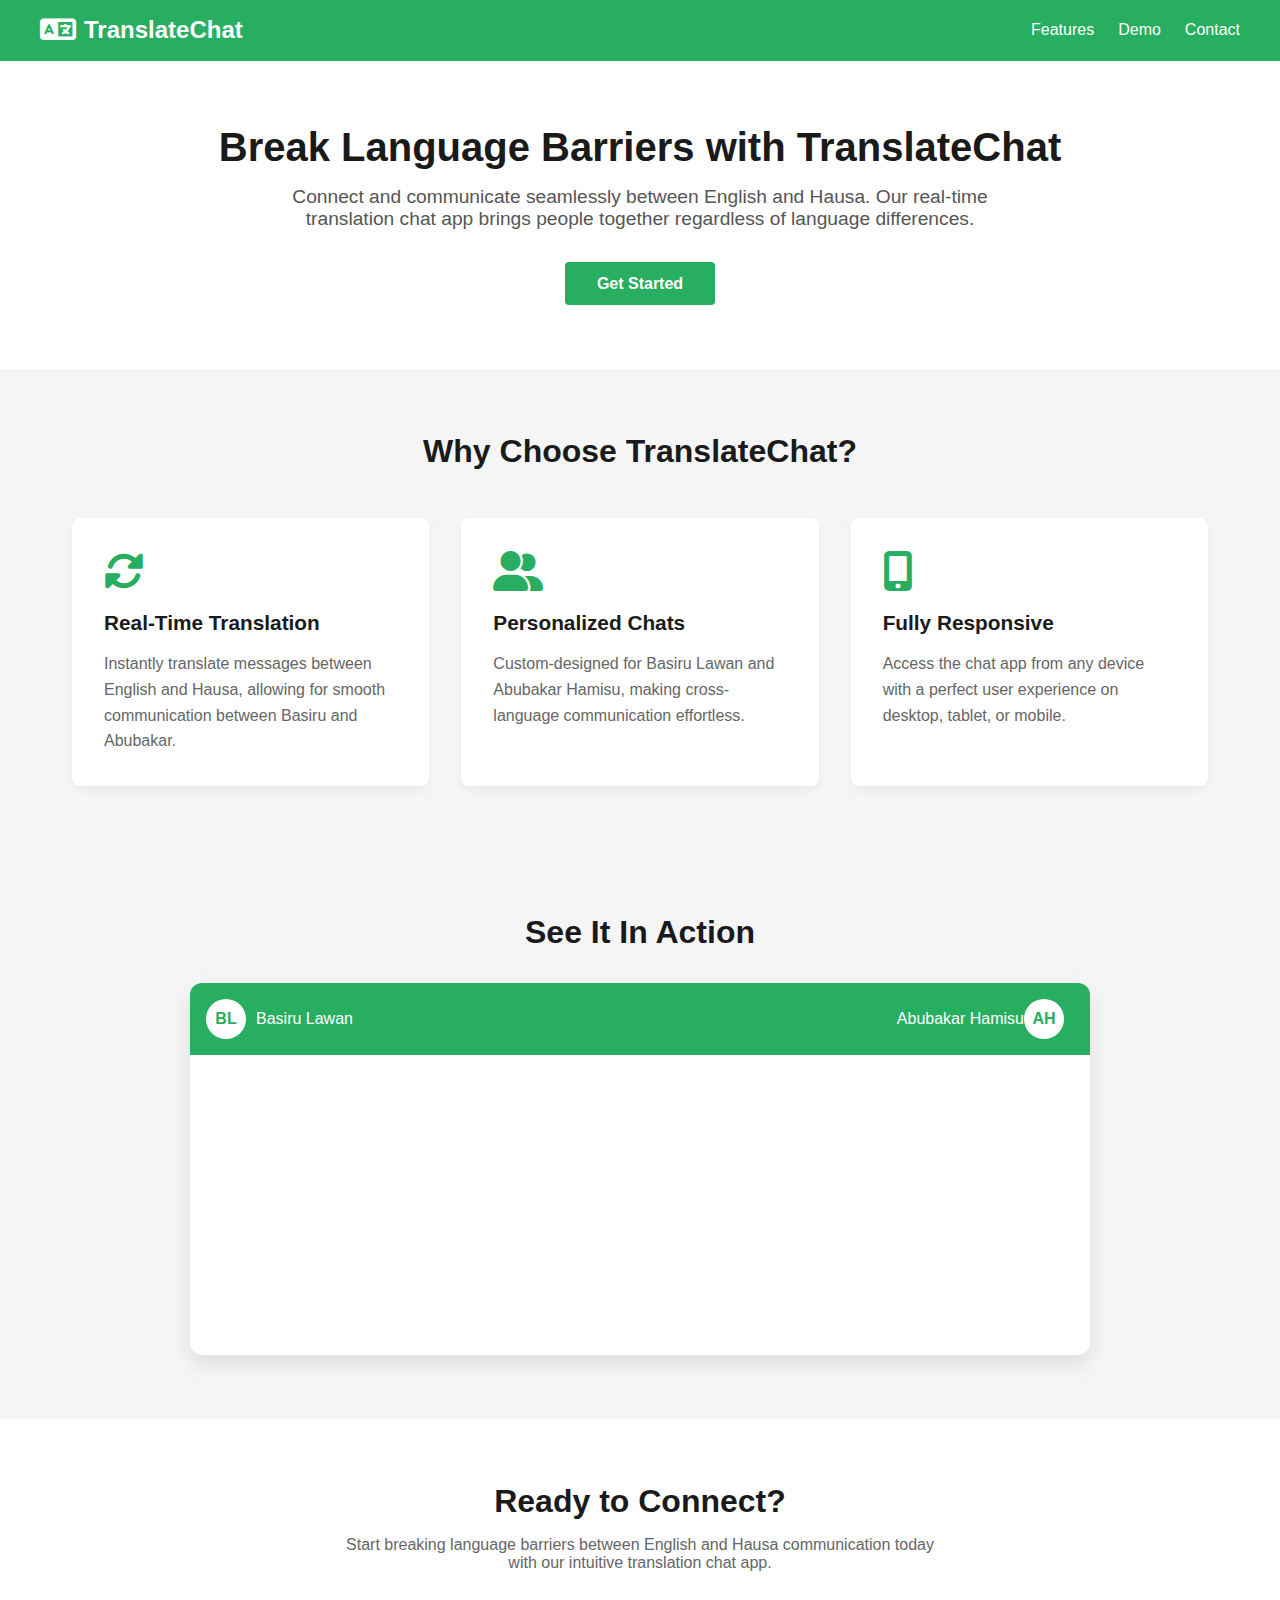
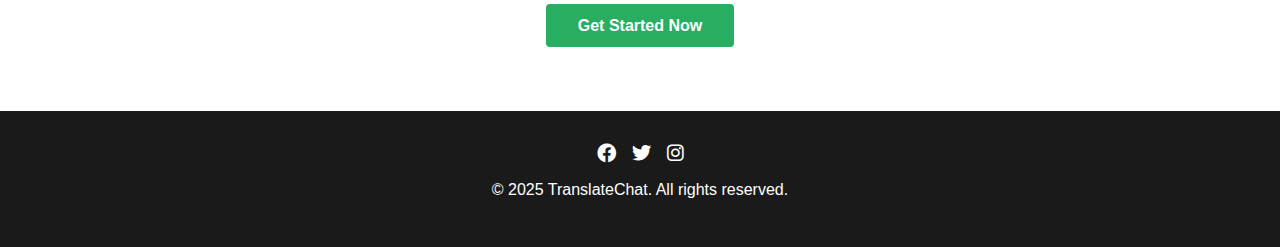
<file: index.html>
<!DOCTYPE html>
<html lang="en">
<head>
    <meta charset="UTF-8">
    <meta name="viewport" content="width=device-width, initial-scale=1.0">
    <title>TranslateChat - Connect Across Languages</title>
    <style>
        :root {
            --primary-green: #27ae60;
            --dark-green: #1e8449;
            --light-green: #2ecc71;
            --black: #1a1a1a;
            --white: #ffffff;
            --light-gray: #f5f5f5;
        }
        
        * {
            margin: 0;
            padding: 0;
            box-sizing: border-box;
            font-family: 'Segoe UI', Tahoma, Geneva, Verdana, sans-serif;
        }
        
        body {
            background-color: var(--light-gray);
            color: var(--black);
        }
        
        header {
            background-color: var(--primary-green);
            padding: 1rem;
            box-shadow: 0 2px 5px rgba(0,0,0,0.1);
        }
        
        nav {
            display: flex;
            justify-content: space-between;
            align-items: center;
            max-width: 1200px;
            margin: 0 auto;
        }
        
        .logo {
            color: var(--white);
            font-size: 1.5rem;
            font-weight: bold;
            display: flex;
            align-items: center;
        }
        
        .logo i {
            margin-right: 8px;
            font-size: 1.8rem;
        }
        
        .nav-links {
            display: flex;
        }
        
        .nav-links a {
            color: var(--white);
            text-decoration: none;
            margin-left: 1.5rem;
            font-weight: 500;
            transition: all 0.3s ease;
        }
        
        .nav-links a:hover {
            color: var(--black);
        }
        
        .hero {
            display: flex;
            flex-direction: column;
            align-items: center;
            justify-content: center;
            text-align: center;
            padding: 4rem 2rem;
            background-color: var(--white);
        }
        
        .hero h1 {
            font-size: 2.5rem;
            margin-bottom: 1rem;
            color: var(--black);
        }
        
        .hero p {
            font-size: 1.2rem;
            max-width: 700px;
            margin-bottom: 2rem;
            color: #555;
        }
        
        .btn {
            padding: 0.8rem 2rem;
            background-color: var(--primary-green);
            color: var(--white);
            border: none;
            border-radius: 4px;
            font-size: 1rem;
            font-weight: 600;
            cursor: pointer;
            transition: all 0.3s ease;
            text-decoration: none;
            display: inline-block;
        }
        
        .btn:hover {
            background-color: var(--dark-green);
            transform: translateY(-2px);
            box-shadow: 0 4px 8px rgba(0,0,0,0.1);
        }
        
        .features {
            padding: 4rem 2rem;
            max-width: 1200px;
            margin: 0 auto;
        }
        
        .features h2 {
            text-align: center;
            margin-bottom: 3rem;
            font-size: 2rem;
            color: var(--black);
        }
        
        .features-grid {
            display: grid;
            grid-template-columns: repeat(auto-fit, minmax(300px, 1fr));
            gap: 2rem;
        }
        
        .feature-card {
            background-color: var(--white);
            padding: 2rem;
            border-radius: 8px;
            box-shadow: 0 4px 10px rgba(0,0,0,0.05);
            transition: all 0.3s ease;
        }
        
        .feature-card:hover {
            transform: translateY(-5px);
            box-shadow: 0 8px 15px rgba(0,0,0,0.1);
        }
        
        .feature-icon {
            font-size: 2.5rem;
            color: var(--primary-green);
            margin-bottom: 1rem;
        }
        
        .feature-card h3 {
            margin-bottom: 1rem;
            font-size: 1.3rem;
        }
        
        .feature-card p {
            color: #666;
            line-height: 1.6;
        }
        
        .demo {
            background-color: var(--light-gray);
            padding: 4rem 2rem;
            text-align: center;
        }
        
        .demo h2 {
            margin-bottom: 2rem;
            font-size: 2rem;
        }
        
        .chat-demo {
            max-width: 900px;
            margin: 0 auto;
            background-color: var(--white);
            border-radius: 12px;
            box-shadow: 0 8px 20px rgba(0,0,0,0.1);
            overflow: hidden;
        }
        
        .chat-header {
            background-color: var(--primary-green);
            color: var(--white);
            padding: 1rem;
            display: flex;
            justify-content: space-between;
        }
        
        .user {
            display: flex;
            align-items: center;
        }
        
        .user-avatar {
            width: 40px;
            height: 40px;
            border-radius: 50%;
            background-color: var(--white);
            display: flex;
            align-items: center;
            justify-content: center;
            margin-right: 10px;
            font-weight: bold;
            color: var(--primary-green);
        }
        
        .chat-body {
            padding: 1.5rem;
            height: 300px;
            overflow-y: auto;
            display: flex;
            flex-direction: column;
        }
        
        .message {
            max-width: 70%;
            padding: 0.8rem 1rem;
            margin-bottom: 1rem;
            border-radius: 10px;
            position: relative;
        }
        
        .sender {
            align-self: flex-end;
            background-color: var(--primary-green);
            color: var(--white);
            border-bottom-right-radius: 0;
        }
        
        .receiver {
            align-self: flex-start;
            background-color: #eee;
            color: var(--black);
            border-bottom-left-radius: 0;
        }
        
        .translation {
            font-size: 0.85rem;
            font-style: italic;
            margin-top: 0.5rem;
            padding-top: 0.5rem;
            border-top: 1px solid rgba(255,255,255,0.2);
        }
        
        .receiver .translation {
            border-top: 1px solid rgba(0,0,0,0.1);
        }
        
        .cta {
            padding: 4rem 2rem;
            text-align: center;
            background-color: var(--white);
        }
        
        .cta h2 {
            margin-bottom: 1rem;
            font-size: 2rem;
        }
        
        .cta p {
            max-width: 600px;
            margin: 0 auto 2rem;
            color: #666;
        }
        
        footer {
            background-color: var(--black);
            color: var(--white);
            padding: 2rem;
            text-align: center;
        }
        
        footer p {
            margin-bottom: 1rem;
        }
        
        .social-links {
            display: flex;
            justify-content: center;
            gap: 1rem;
            margin-bottom: 1rem;
        }
        
        .social-links a {
            color: var(--white);
            font-size: 1.2rem;
        }
        
        @media (max-width: 768px) {
            .hero h1 {
                font-size: 2rem;
            }
            
            .hero p {
                font-size: 1rem;
            }
            
            .features-grid {
                grid-template-columns: 1fr;
            }
            
            .chat-demo {
                margin: 0 1rem;
            }
            
            .message {
                max-width: 85%;
            }
        }
        
        @media (max-width: 480px) {
            .nav-links a {
                margin-left: 1rem;
                font-size: 0.9rem;
            }
            
            .logo {
                font-size: 1.2rem;
            }
            
            .hero {
                padding: 3rem 1rem;
            }
            
            .hero h1 {
                font-size: 1.8rem;
            }
        }
    </style>
    <link rel="stylesheet" href="https://cdnjs.cloudflare.com/ajax/libs/font-awesome/6.0.0/css/all.min.css">
</head>
<body>
    <header>
        <nav>
            <div class="logo">
                <i class="fas fa-language"></i>
                TranslateChat
            </div>
            <div class="nav-links">
                <a href="#features">Features</a>
                <a href="#demo">Demo</a>
                <a href="#contact">Contact</a>
            </div>
        </nav>
    </header>
    
    <section class="hero">
        <h1>Break Language Barriers with TranslateChat</h1>
        <p>Connect and communicate seamlessly between English and Hausa. Our real-time translation chat app brings people together regardless of language differences.</p>
      
        <a href="login.html" class="btn" id="get-started">Get Started</a>
    </section>
    
    <section class="features" id="features">
        <h2>Why Choose TranslateChat?</h2>
        <div class="features-grid">
            <div class="feature-card">
                <div class="feature-icon">
                    <i class="fas fa-sync-alt"></i>
                </div>
                <h3>Real-Time Translation</h3>
                <p>Instantly translate messages between English and Hausa, allowing for smooth communication between Basiru and Abubakar.</p>
            </div>
            <div class="feature-card">
                <div class="feature-icon">
                    <i class="fas fa-user-friends"></i>
                </div>
                <h3>Personalized Chats</h3>
                <p>Custom-designed for Basiru Lawan and Abubakar Hamisu, making cross-language communication effortless.</p>
            </div>
            <div class="feature-card">
                <div class="feature-icon">
                    <i class="fas fa-mobile-alt"></i>
                </div>
                <h3>Fully Responsive</h3>
                <p>Access the chat app from any device with a perfect user experience on desktop, tablet, or mobile.</p>
            </div>
        </div>
    </section>
    
    <section class="demo" id="demo">
        <h2>See It In Action</h2>
        <div class="chat-demo">
            <div class="chat-header">
                <div class="user">
                    <div class="user-avatar">BL</div>
                    <div>Basiru Lawan</div>
                </div>
                <div class="user">
                    <div>Abubakar Hamisu</div>
                    <div class="user-avatar">AH</div>
                </div>
            </div>
            <div class="chat-body" id="chat-body">
                <div class="message sender">
                    <p>Hello, how are you doing today?</p>
                    <p class="translation">Sannu, yaya kake yau?</p>
                </div>
                <div class="message receiver">
                    <p>Ina lafiya sosai, kana yini?</p>
                    <p class="translation">I'm very well, how's your day?</p>
                </div>
                <div class="message sender">
                    <p>I'm doing great! Just working on a new project.</p>
                    <p class="translation">Ina jin dadi! Ina aiki ne akan sabon aiki.</p>
                </div>
                <div class="message receiver">
                    <p>Wannan kyakkyawa ne! Me yake game da aikin?</p>
                    <p class="translation">That's great! What's the project about?</p>
                </div>
            </div>
        </div>
    </section>
    
    <section class="cta" id="contact">
        <h2>Ready to Connect?</h2>
        <p>Start breaking language barriers between English and Hausa communication today with our intuitive translation chat app.</p>
        <a href="#" class="btn" id="get-started-bottom">Get Started Now</a>
    </section>
    
    <footer>
        <div class="social-links">
            <a href="#"><i class="fab fa-facebook"></i></a>
            <a href="#"><i class="fab fa-twitter"></i></a>
            <a href="#"><i class="fab fa-instagram"></i></a>
        </div>
        <p>&copy; 2025 TranslateChat. All rights reserved.</p>
    </footer>
    
    <script>
        // Animation for chat messages
        document.addEventListener('DOMContentLoaded', function() {
            const messages = document.querySelectorAll('.message');
            
            // Hide all messages initially
            messages.forEach(message => {
                message.style.opacity = '0';
                message.style.transform = 'translateY(20px)';
                message.style.transition = 'all 0.5s ease';
            });
            
            // Show messages with a delay
            let delay = 1000;
            messages.forEach(message => {
                setTimeout(() => {
                    message.style.opacity = '1';
                    message.style.transform = 'translateY(0)';
                }, delay);
                delay += 1000;
            });
            
            // Get Started button effect
           // const getStartedButtons = document.querySelectorAll('#get-started, #get-started-bottom');
            
            getStartedButtons.forEach(button => {
                button.addEventListener('click', function(e) {
                    e.preventDefault();
                    
                    // Button press animation
                    this.style.transform = 'scale(0.95)';
                    setTimeout(() => {
                        this.style.transform = 'scale(1)';
                        alert('Welcome bukar.');
                    }, 150);
                });
            });
        });
    </script>
</body>
</html>
</file>
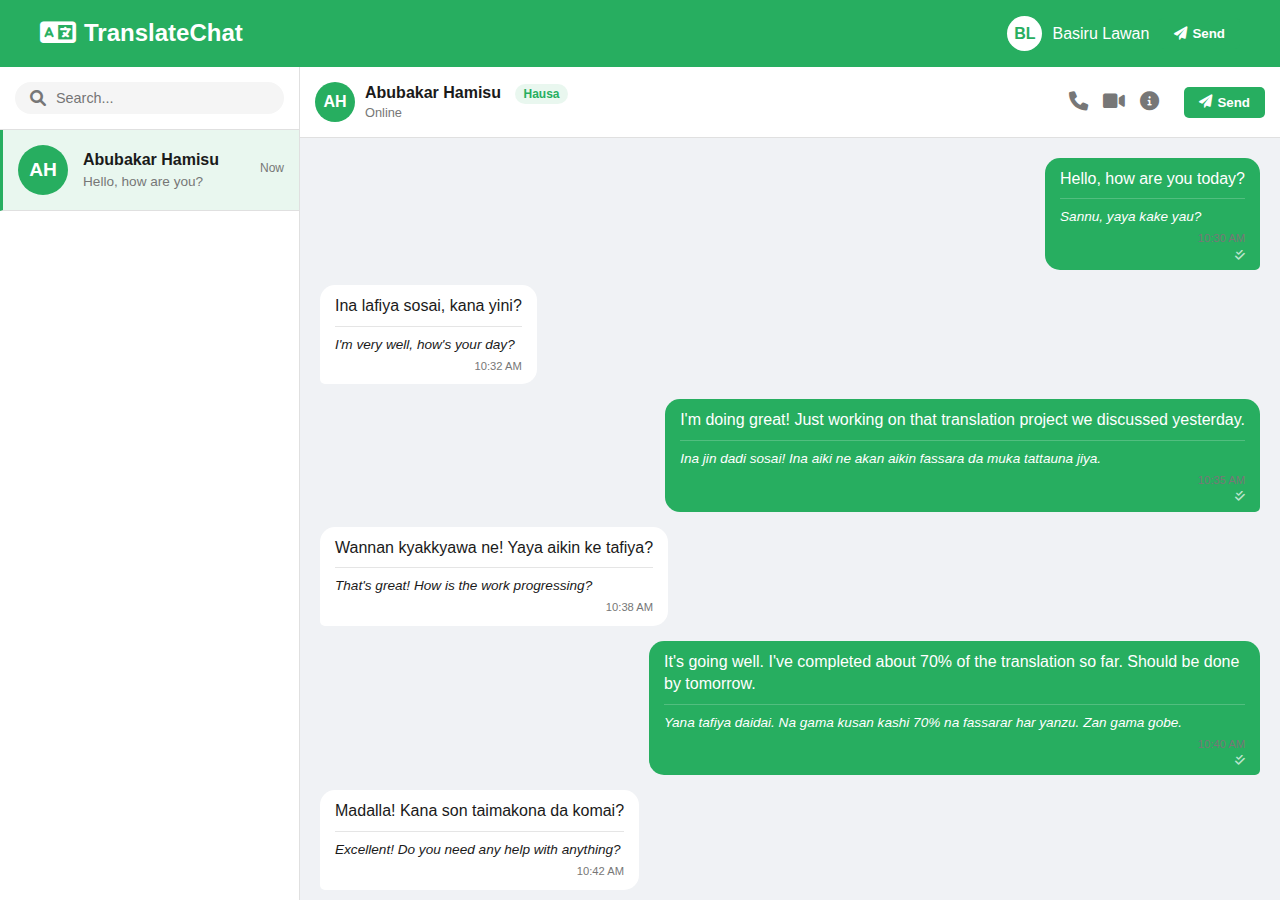
<file: chart.html>
<!DOCTYPE html>
<html lang="en">
<head>
    <meta charset="UTF-8">
    <meta name="viewport" content="width=device-width, initial-scale=1.0">
    <title>TranslateChat - Chat Interface</title>
    <link rel="stylesheet" href="https://cdnjs.cloudflare.com/ajax/libs/font-awesome/6.0.0/css/all.min.css">
    <style>
        :root {
            --primary-green: #27ae60;
            --dark-green: #1e8449;
            --light-green: #2ecc71;
            --black: #1a1a1a;
            --white: #ffffff;
            --light-gray: #f5f5f5;
            --mid-gray: #e0e0e0;
            --dark-gray: #777;
        }
        
        * {
            margin: 0;
            padding: 0;
            box-sizing: border-box;
            font-family: 'Segoe UI', Tahoma, Geneva, Verdana, sans-serif;
        }
        
        body {
            background-color: var(--light-gray);
            color: var(--black);
            height: 100vh;
            display: flex;
            flex-direction: column;
        }
        
        header {
            background-color: var(--primary-green);
            padding: 1rem;
            box-shadow: 0 2px 5px rgba(0,0,0,0.1);
        }
        
        nav {
            display: flex;
            justify-content: space-between;
            align-items: center;
            max-width: 1200px;
            margin: 0 auto;
        }
        
        .logo {
            color: var(--white);
            font-size: 1.5rem;
            font-weight: bold;
            display: flex;
            align-items: center;
            text-decoration: none;
        }
        
        .logo i {
            margin-right: 8px;
            font-size: 1.8rem;
        }
        
        .user-menu {
            display: flex;
            align-items: center;
            color: var(--white);
        }
        
        .user-menu .avatar {
            width: 35px;
            height: 35px;
            border-radius: 50%;
            background-color: var(--white);
            display: flex;
            align-items: center;
            justify-content: center;
            color: var(--primary-green);
            font-weight: bold;
            margin-right: 10px;
        }
        
        .main-container {
            flex: 1;
            display: flex;
            overflow: hidden;
        }
        
        .sidebar {
            width: 300px;
            background-color: var(--white);
            border-right: 1px solid var(--mid-gray);
            display: flex;
            flex-direction: column;
            transition: all 0.3s ease;
        }
        
        .search-container {
            padding: 15px;
            border-bottom: 1px solid var(--mid-gray);
        }
        
        .search-box {
            display: flex;
            align-items: center;
            background-color: var(--light-gray);
            border-radius: 20px;
            padding: 8px 15px;
        }
        
        .search-box i {
            color: var(--dark-gray);
            margin-right: 10px;
        }
        
        .search-input {
            background: none;
            border: none;
            outline: none;
            flex: 1;
            font-size: 0.9rem;
        }
        
        .chat-list {
            flex: 1;
            overflow-y: auto;
        }
        
        .chat-item {
            display: flex;
            align-items: center;
            padding: 15px;
            border-bottom: 1px solid var(--mid-gray);
            cursor: pointer;
            transition: all 0.2s ease;
        }
        
        .chat-item:hover {
            background-color: var(--light-gray);
        }
        
        .chat-item.active {
            background-color: rgba(39, 174, 96, 0.1);
            border-left: 3px solid var(--primary-green);
        }
        
        .chat-avatar {
            width: 50px;
            height: 50px;
            border-radius: 50%;
            background-color: var(--primary-green);
            color: var(--white);
            display: flex;
            align-items: center;
            justify-content: center;
            font-weight: bold;
            font-size: 1.2rem;
            margin-right: 15px;
        }
        
        .chat-info {
            flex: 1;
        }
        
        .chat-name {
            font-weight: 600;
            margin-bottom: 5px;
        }
        
        .chat-preview {
            color: var(--dark-gray);
            font-size: 0.85rem;
            overflow: hidden;
            text-overflow: ellipsis;
            white-space: nowrap;
        }
        
        .chat-meta {
            display: flex;
            flex-direction: column;
            align-items: flex-end;
        }
        
        .chat-time {
            font-size: 0.75rem;
            color: var(--dark-gray);
            margin-bottom: 5px;
        }
        
        .unread-badge {
            background-color: var(--primary-green);
            color: var(--white);
            border-radius: 50%;
            width: 20px;
            height: 20px;
            display: flex;
            align-items: center;
            justify-content: center;
            font-size: 0.75rem;
            font-weight: bold;
        }
        
        .chat-container {
            flex: 1;
            display: flex;
            flex-direction: column;
            position: relative;
        }
        
        .no-chat-selected {
            flex: 1;
            display: flex;
            flex-direction: column;
            align-items: center;
            justify-content: center;
            color: var(--dark-gray);
            text-align: center;
            padding: 0 20px;
        }
        
        .no-chat-selected i {
            font-size: 4rem;
            margin-bottom: 20px;
            color: var(--mid-gray);
        }
        
        .no-chat-selected h2 {
            font-size: 1.5rem;
            margin-bottom: 10px;
        }
        
        .no-chat-selected p {
            max-width: 400px;
            line-height: 1.6;
        }
        
        .chat-header {
            background-color: var(--white);
            padding: 15px;
            border-bottom: 1px solid var(--mid-gray);
            display: flex;
            align-items: center;
            justify-content: space-between;
        }
        
        .chat-header-info {
            display: flex;
            align-items: center;
        }
        
        .back-button {
            display: none;
            margin-right: 15px;
            background: none;
            border: none;
            color: var(--dark-gray);
            font-size: 1.2rem;
            cursor: pointer;
        }
        
        .chat-person {
            display: flex;
            align-items: center;
        }
        
        .person-avatar {
            width: 40px;
            height: 40px;
            border-radius: 50%;
            background-color: var(--primary-green);
            color: var(--white);
            display: flex;
            align-items: center;
            justify-content: center;
            font-weight: bold;
            margin-right: 10px;
        }
        
        .person-info h3 {
            font-size: 1rem;
            margin-bottom: 3px;
        }
        
        .person-info p {
            font-size: 0.8rem;
            color: var(--dark-gray);
        }
        
        .chat-options {
            display: flex;
            gap: 15px;
        }
        
        .chat-option {
            background: none;
            border: none;
            color: var(--dark-gray);
            font-size: 1.2rem;
            cursor: pointer;
            transition: all 0.2s ease;
        }
        
        .chat-option:hover {
            color: var(--primary-green);
        }
        
        .messages-container {
            flex: 1;
            padding: 20px;
            overflow-y: auto;
            display: flex;
            flex-direction: column;
            background-color: #f0f2f5;
        }
        
        .message {
            max-width: 65%;
            padding: 10px 15px;
            margin-bottom: 15px;
            border-radius: 15px;
            position: relative;
            line-height: 1.4;
        }
        
        .message-time {
            font-size: 0.7rem;
            color: var(--dark-gray);
            text-align: right;
            margin-top: 5px;
        }
        
        .translation {
            font-size: 0.85rem;
            font-style: italic;
            margin-top: 8px;
            padding-top: 8px;
            border-top: 1px solid rgba(0,0,0,0.1);
        }
        
        .sent {
            align-self: flex-end;
            background-color: var(--primary-green);
            color: var(--white);
            border-bottom-right-radius: 5px;
        }
        
        .sent .translation {
            border-top: 1px solid rgba(255,255,255,0.2);
        }
        
        .received {
            align-self: flex-start;
            background-color: var(--white);
            color: var(--black);
            border-bottom-left-radius: 5px;
        }
        
        .message-status {
            display: flex;
            justify-content: flex-end;
            font-size: 0.7rem;
            color: rgba(255,255,255,0.7);
            margin-top: 2px;
        }
        
        .message-input-container {
            background-color: var(--white);
            padding: 15px;
            display: flex;
            align-items: center;
            border-top: 1px solid var(--mid-gray);
        }
        
        .input-actions {
            display: flex;
            gap: 15px;
            margin-right: 15px;
        }
        
        .input-action {
            background: none;
            border: none;
            color: var(--dark-gray);
            font-size: 1.2rem;
            cursor: pointer;
            transition: all 0.2s ease;
        }
        
        .input-action:hover {
            color: var(--primary-green);
        }
        
        .message-input {
            flex: 1;
            padding: 10px 15px;
            border: 1px solid var(--mid-gray);
            border-radius: 20px;
            outline: none;
            font-size: 0.95rem;
            transition: all 0.3s ease;
        }
        
        .message-input:focus {
            border-color: var(--primary-green);
        }
        
        .send-button {
            margin-left: 15px;
            background-color: var(--primary-green);
            color: var(--white);
            border: none;
            border-radius: 50%;
            width: 40px;
            height: 40px;
            display: flex;
            align-items: center;
            justify-content: center;
            font-size: 1.2rem;
            cursor: pointer;
            transition: all 0.2s ease;
        }
        
        .send-button:hover {
            background-color: var(--dark-green);
        }
        
        .hidden {
            display: none;
        }
        
        .language-indicator {
            background-color: rgba(39, 174, 96, 0.1);
            color: var(--primary-green);
            font-size: 0.75rem;
            padding: 3px 8px;
            border-radius: 10px;
            margin-left: 10px;
        }
        
        /* User switcher styles */
        .user-switcher {
            display: flex;
            align-items: center;
            margin-left: 20px;
            cursor: pointer;
        }
        
        .user-switcher-label {
            margin-right: 10px;
            color: var(--white);
            font-size: 0.85rem;
        }
        
        /* Send button for both users */
        .user-send-btn {
            background-color: var(--primary-green);
            color: var(--white);
            border: none;
            border-radius: 5px;
            padding: 8px 15px;
            margin-left: 10px;
            cursor: pointer;
            font-weight: bold;
            display: flex;
            align-items: center;
            transition: all 0.2s ease;
        }
        
        .user-send-btn:hover {
            background-color: var(--dark-green);
        }
        
        .user-send-btn i {
            margin-right: 5px;
        }
        
        @media (max-width: 768px) {
            .sidebar {
                position: absolute;
                left: 0;
                top: 0;
                bottom: 0;
                z-index: 10;
                box-shadow: 2px 0 5px rgba(0,0,0,0.1);
                transform: translateX(-100%);
            }
            
            .sidebar.active {
                transform: translateX(0);
            }
            
            .back-button {
                display: block;
            }
        }
    </style>
</head>
<body>
    <header>
        <nav>
            <a href="index.html" class="logo">
                <i class="fas fa-language"></i>
                TranslateChat
            </a>
            <div class="user-menu">
                <div class="avatar">BL</div>
                <span>Basiru Lawan</span>
                <button id="basiru-send-btn" class="user-send-btn">
                    <i class="fas fa-paper-plane"></i> Send
                </button>
            </div>
        </nav>
    </header>
    
    <div class="main-container">
        <div class="sidebar" id="sidebar">
            <div class="search-container">
                <div class="search-box">
                    <i class="fas fa-search"></i>
                    <input type="text" class="search-input" placeholder="Search...">
                </div>
            </div>
            
            <div class="chat-list">
                <div class="chat-item active" data-user="abubakar" data-language="English">
                    <div class="chat-avatar">AH</div>
                    <div class="chat-info">
                        <div class="chat-name">Abubakar Hamisu</div>
                        <div class="chat-preview">Hello, how are you?</div>
                    </div>
                    <div class="chat-meta">
                        <div class="chat-time">Now</div>
                    </div>
                </div>
            </div>
        </div>
            
        <div class="chat-container">
            <div class="no-chat-selected hidden" id="no-chat-selected">
                <i class="far fa-comments"></i>
                <h2>Select a conversation</h2>
                <p>Choose from your existing conversations or start a new one to begin translating messages.</p>
            </div>
            
            <div id="chat-interface">
                <div class="chat-header">
                    <div class="chat-header-info">
                        <button class="back-button" id="back-button">
                            <i class="fas fa-arrow-left"></i>
                        </button>
                        <div class="chat-person">
                            <div class="person-avatar">AH</div>
                            <div class="person-info">
                                <h3>Abubakar Hamisu <span class="language-indicator">Hausa</span></h3>
                                <p>Online</p>
                            </div>
                        </div>
                    </div>
                    <div class="chat-options">
                        <button class="chat-option">
                            <i class="fas fa-phone"></i>
                        </button>
                        <button class="chat-option">
                            <i class="fas fa-video"></i>
                        </button>
                        <button class="chat-option">
                            <i class="fas fa-info-circle"></i>
                        </button>
                        <button id="abubakar-send-btn" class="user-send-btn">
                            <i class="fas fa-paper-plane"></i> Send
                        </button>
                    </div>
                </div>
                
                <div class="messages-container" id="messages-container">
                    <!-- Messages will be dynamically loaded here -->
                    <div class="message sent">
                        <div class="message-content">
                            <p>Hello, how are you today?</p>
                            <p class="translation">Sannu, yaya kake yau?</p>
                        </div>
                        <div class="message-time">10:30 AM</div>
                        <div class="message-status">
                            <i class="fas fa-check-double"></i>
                        </div>
                    </div>
                    
                    <div class="message received">
                        <div class="message-content">
                            <p>Ina lafiya sosai, kana yini?</p>
                            <p class="translation">I'm very well, how's your day?</p>
                        </div>
                        <div class="message-time">10:32 AM</div>
                    </div>
                    
                    <div class="message sent">
                        <div class="message-content">
                            <p>I'm doing great! Just working on that translation project we discussed yesterday.</p>
                            <p class="translation">Ina jin dadi sosai! Ina aiki ne akan aikin fassara da muka tattauna jiya.</p>
                        </div>
                        <div class="message-time">10:35 AM</div>
                        <div class="message-status">
                            <i class="fas fa-check-double"></i>
                        </div>
                    </div>
                    
                    <div class="message received">
                        <div class="message-content">
                            <p>Wannan kyakkyawa ne! Yaya aikin ke tafiya?</p>
                            <p class="translation">That's great! How is the work progressing?</p>
                        </div>
                        <div class="message-time">10:38 AM</div>
                    </div>
                    
                    <div class="message sent">
                        <div class="message-content">
                            <p>It's going well. I've completed about 70% of the translation so far. Should be done by tomorrow.</p>
                            <p class="translation">Yana tafiya daidai. Na gama kusan kashi 70% na fassarar har yanzu. Zan gama gobe.</p>
                        </div>
                        <div class="message-time">10:40 AM</div>
                        <div class="message-status">
                            <i class="fas fa-check-double"></i>
                        </div>
                    </div>
                    
                    <div class="message received">
                        <div class="message-content">
                            <p>Madalla! Kana son taimakona da komai?</p>
                            <p class="translation">Excellent! Do you need any help with anything?</p>
                        </div>
                        <div class="message-time">10:42 AM</div>
                    </div>
                </div>
                
                <div class="message-input-container">
                    <div class="input-actions">
                        <button class="input-action">
                            <i class="far fa-smile"></i>
                        </button>
                        <button class="input-action">
                            <i class="fas fa-paperclip"></i>
                        </button>
                    </div>
                    <input type="text" class="message-input" id="message-input" placeholder="Type a message...">
                    <button class="send-button" id="send-button">
                        <i class="fas fa-paper-plane"></i>
                    </button>
                </div>
            </div>
        </div>
    </div>
    <script>
        const messageInput = document.getElementById("message-input");
        const sendButton = document.getElementById("send-button");
        const messagesContainer = document.getElementById("messages-container");
        const basiruSendBtn = document.getElementById("basiru-send-btn");
        const abubakarSendBtn = document.getElementById("abubakar-send-btn");
    
        // Load saved messages
        window.addEventListener("load", () => {
            const savedMessages = JSON.parse(localStorage.getItem("chatMessages")) || [];
            savedMessages.forEach(msg => renderMessage(msg.text, msg.sender, msg.translation, msg.time));
        });
    
        let isUser1Turn = true; // Simulates Basiru ↔ Abubakar turn-taking
    
        // Function to send message
        function sendMessage() {
            const text = messageInput.value.trim();
            if (!text) return;
    
            const time = new Date().toLocaleTimeString([], {hour: '2-digit', minute:'2-digit'});
            const sender = isUser1Turn ? 'sent' : 'received';
            const translation = isUser1Turn ? translateToHausa(text) : translateToEnglish(text);
    
            const newMsg = { text, sender, translation, time };
            renderMessage(text, sender, translation, time);
    
            // Save to localStorage
            const saved = JSON.parse(localStorage.getItem("chatMessages")) || [];
            saved.push(newMsg);
            localStorage.setItem("chatMessages", JSON.stringify(saved));
    
            messageInput.value = "";
            isUser1Turn = !isUser1Turn; // Toggle sender
        }
    
        // Add event listeners for all send buttons
        sendButton.addEventListener("click", sendMessage);
        basiruSendBtn.addEventListener("click", () => {
            if (!isUser1Turn) isUser1Turn = true; // Force Basiru's turn
            sendMessage();
        });
        abubakarSendBtn.addEventListener("click", () => {
            if (isUser1Turn) isUser1Turn = false; // Force Abubakar's turn
            sendMessage();
        });
        
        // Allow Enter key to send message
        messageInput.addEventListener("keypress", (e) => {
            if (e.key === "Enter") {
                sendMessage();
            }
        });
    
        function renderMessage(text, sender, translation, time) {
            const div = document.createElement("div");
            div.className = `message ${sender}`;
            div.innerHTML = `
                <div class="message-content">
                    <p>${text}</p>
                    <p class="translation">${translation}</p>
                </div>
                <div class="message-time">${time}</div>
                ${sender === "sent" ? '<div class="message-status"><i class="fas fa-check-double"></i></div>' : ''}
            `;
            messagesContainer.appendChild(div);
            messagesContainer.scrollTop = messagesContainer.scrollHeight;
        }
    
        function translateToHausa(text) {
            // Placeholder translation
            return `Fassarar Hausa: ${text}`;
        }
    
        function transelateToEnglish(text) {
            // Placeholder translation
            return `English translation: ${text}`;
        }
        
        // Mobile back button functionality
        document.getElementById("back-button").addEventListener("click", () => {
            document.getElementById("sidebar").classList.toggle("active");
        });
    </script>
    
</body>
</html>
</file>
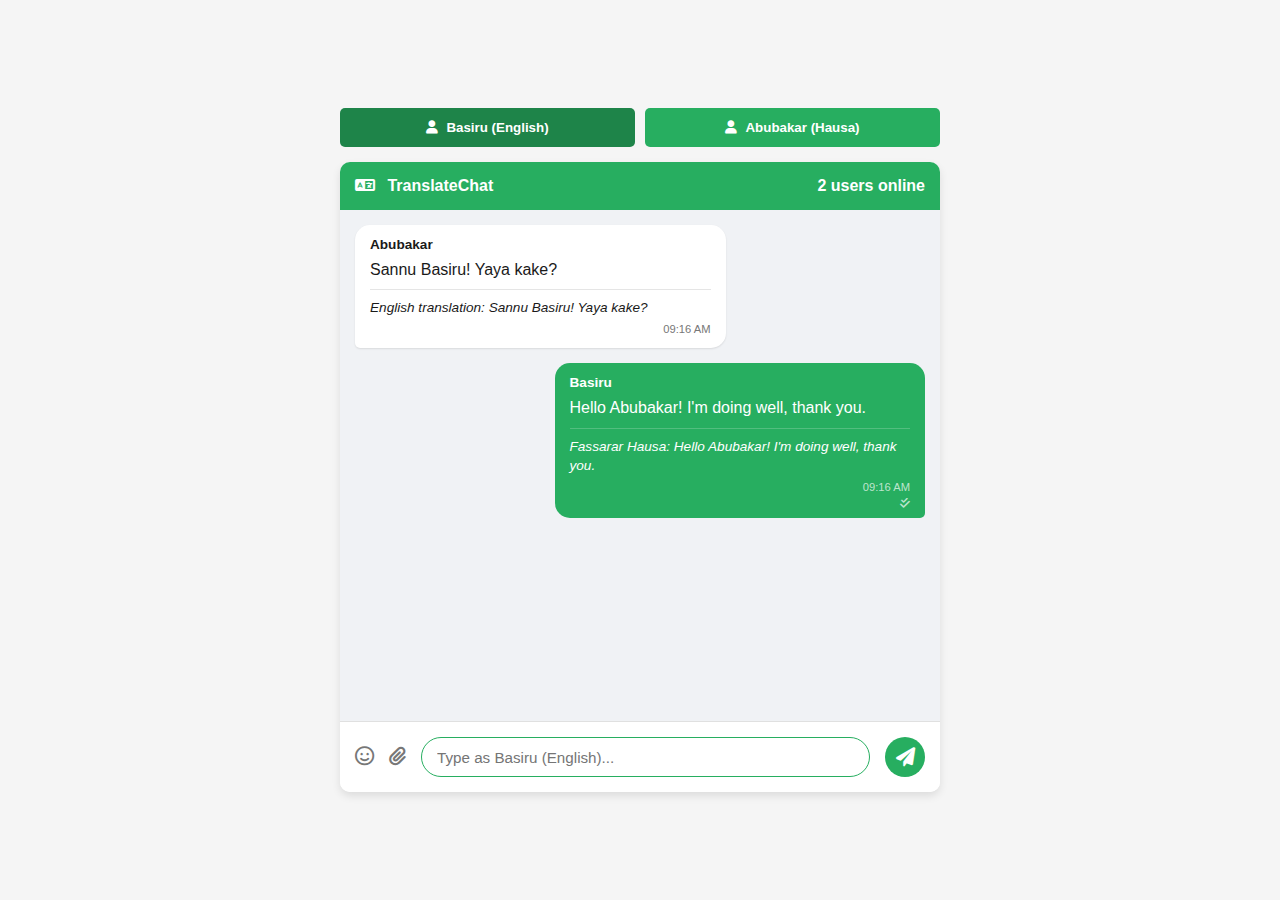
<file: chat.html>
<!DOCTYPE html>
<html lang="en">
<head>
    <meta charset="UTF-8">
    <meta name="viewport" content="width=device-width, initial-scale=1.0">
    <title>TranslateChat App</title>
    <link rel="stylesheet" href="https://cdnjs.cloudflare.com/ajax/libs/font-awesome/6.0.0/css/all.min.css">
    <style>
        :root {
            --primary-green: #27ae60;
            --dark-green: #1e8449;
            --light-green: #2ecc71;
            --black: #1a1a1a;
            --white: #ffffff;
            --light-gray: #f5f5f5;
            --mid-gray: #e0e0e0;
            --dark-gray: #777;
        }
        
        * {
            margin: 0;
            padding: 0;
            box-sizing: border-box;
            font-family: 'Segoe UI', Tahoma, Geneva, Verdana, sans-serif;
        }
        
        body {
            background-color: var(--light-gray);
            color: var(--black);
            display: flex;
            justify-content: center;
            align-items: center;
            min-height: 100vh;
            padding: 15px;
        }
        
        .main-container {
            display: flex;
            flex-direction: column;
            gap: 15px;
            width: 100%;
            max-width: 600px;
        }
        
        .user-panel {
            display: flex;
            gap: 10px;
            width: 100%;
        }
        
        .user-toggle {
            flex: 1;
            border: none;
            background-color: var(--primary-green);
            color: var(--white);
            padding: 12px;
            border-radius: 5px;
            cursor: pointer;
            font-weight: bold;
            transition: background-color 0.2s;
            display: flex;
            align-items: center;
            justify-content: center;
        }
        
        .user-toggle i {
            margin-right: 8px;
        }
        
        .user-toggle:hover {
            background-color: var(--dark-green);
        }
        
        .user-toggle.active {
            background-color: var(--dark-green);
        }
        
        .chat-container {
            width: 100%;
            height: 70vh;
            background-color: var(--white);
            border-radius: 10px;
            box-shadow: 0 4px 8px rgba(0, 0, 0, 0.1);
            display: flex;
            flex-direction: column;
            overflow: hidden;
        }
        
        .chat-header {
            background-color: var(--primary-green);
            color: var(--white);
            padding: 15px;
            text-align: center;
            font-weight: bold;
            display: flex;
            justify-content: space-between;
            align-items: center;
        }
        
        .chat-header i {
            margin-right: 8px;
        }
        
        .messages-area {
            flex-grow: 1;
            padding: 15px;
            overflow-y: auto;
            background-color: #f0f2f5;
        }
        
        .message {
            margin-bottom: 15px;
            padding: 10px 15px;
            border-radius: 15px;
            max-width: 65%;
            word-wrap: break-word;
            position: relative;
            line-height: 1.4;
        }
        
        .message-user1 {
            background-color: var(--primary-green);
            color: var(--white);
            margin-left: auto;
            border-bottom-right-radius: 5px;
            align-self: flex-end;
        }
        
        .message-user2 {
            background-color: var(--white);
            color: var(--black);
            margin-right: auto;
            border-bottom-left-radius: 5px;
            align-self: flex-start;
            box-shadow: 0 1px 2px rgba(0,0,0,0.1);
        }
        
        .message-username {
            font-size: 0.85rem;
            font-weight: 600;
            margin-bottom: 5px;
        }
        
        .translation {
            font-size: 0.85rem;
            font-style: italic;
            margin-top: 8px;
            padding-top: 8px;
            border-top: 1px solid rgba(0,0,0,0.1);
        }
        
        .message-user1 .translation {
            border-top: 1px solid rgba(255,255,255,0.2);
        }
        
        .timestamp {
            font-size: 0.7rem;
            color: var(--dark-gray);
            text-align: right;
            margin-top: 5px;
        }
        
        .message-user1 .timestamp {
            color: rgba(255,255,255,0.7);
        }
        
        .message-status {
            display: flex;
            justify-content: flex-end;
            font-size: 0.7rem;
            color: rgba(255,255,255,0.7);
            margin-top: 2px;
        }
        
        .input-area {
            display: flex;
            padding: 15px;
            background-color: var(--white);
            border-top: 1px solid var(--mid-gray);
        }
        
        .input-actions {
            display: flex;
            gap: 15px;
            margin-right: 15px;
        }
        
        .input-action {
            background: none;
            border: none;
            color: var(--dark-gray);
            font-size: 1.2rem;
            cursor: pointer;
            transition: all 0.2s ease;
        }
        
        .input-action:hover {
            color: var(--primary-green);
        }
        
        .message-input {
            flex-grow: 1;
            padding: 10px 15px;
            border: 1px solid var(--mid-gray);
            border-radius: 20px;
            outline: none;
            font-size: 0.95rem;
            transition: all 0.3s ease;
        }
        
        .message-input:focus {
            border-color: var(--primary-green);
        }
        
        .send-button {
            margin-left: 15px;
            background-color: var(--primary-green);
            color: var(--white);
            border: none;
            border-radius: 50%;
            width: 40px;
            height: 40px;
            display: flex;
            align-items: center;
            justify-content: center;
            font-size: 1.2rem;
            cursor: pointer;
            transition: all 0.2s ease;
        }
        
        .send-button:hover {
            background-color: var(--dark-green);
        }
        
        .language-indicator {
            background-color: rgba(39, 174, 96, 0.1);
            color: var(--primary-green);
            font-size: 0.75rem;
            padding: 3px 8px;
            border-radius: 10px;
            margin-left: 10px;
        }
        
        /* Media Queries for Mobile */
        @media (max-width: 768px) {
            body {
                padding: 10px;
                align-items: flex-start;
            }
            
            .main-container {
                height: 100vh;
                max-height: 100vh;
                justify-content: space-between;
            }
            
            .chat-container {
                height: calc(100vh - 70px);
                max-height: calc(100vh - 70px);
            }
            
            .message {
                max-width: 75%;
            }
            
            .user-toggle {
                padding: 10px 5px;
                font-size: 0.9em;
            }
        }
    </style>
</head>
<body>
    <div class="main-container">
        <div class="user-panel">
            <button id="user1-toggle" class="user-toggle active">
                <i class="fas fa-user"></i> Basiru (English)
            </button>
            <button id="user2-toggle" class="user-toggle">
                <i class="fas fa-user"></i> Abubakar (Hausa)
            </button>
        </div>
        
        <div class="chat-container">
            <div class="chat-header">
                <span><i class="fas fa-language"></i> TranslateChat</span>
                <span id="active-users">2 users online</span>
            </div>
            <div id="messages-area" class="messages-area">
                <!-- Messages will appear here -->
            </div>
            <div class="input-area">
                <div class="input-actions">
                    <button class="input-action">
                        <i class="far fa-smile"></i>
                    </button>
                    <button class="input-action">
                        <i class="fas fa-paperclip"></i>
                    </button>
                </div>
                <input type="text" id="message-input" class="message-input" placeholder="Type a message..." autofocus>
                <button id="send-button" class="send-button">
                    <i class="fas fa-paper-plane"></i>
                </button>
            </div>
        </div>
    </div>

    <script>
        document.addEventListener('DOMContentLoaded', function() {
            const messagesArea = document.getElementById('messages-area');
            const messageInput = document.getElementById('message-input');
            const sendButton = document.getElementById('send-button');
            const user1Toggle = document.getElementById('user1-toggle');
            const user2Toggle = document.getElementById('user2-toggle');
            
            // Default active user
            let activeUser = 'user1';
            
            // User information
            const users = {
                user1: {
                    name: 'Basiru',
                    language: 'English',
                    color: '#27ae60'
                },
                user2: {
                    name: 'Abubakar',
                    language: 'Hausa',
                    color: '#ffffff'
                }
            };
            
            // Chat message history
            const chatHistory = [];
            
            // Toggle between users
            user1Toggle.addEventListener('click', function() {
                activeUser = 'user1';
                updateActiveUserUI();
            });
            
            user2Toggle.addEventListener('click', function() {
                activeUser = 'user2';
                updateActiveUserUI();
            });
            
            function updateActiveUserUI() {
                // Update toggle buttons
                user1Toggle.classList.toggle('active', activeUser === 'user1');
                user2Toggle.classList.toggle('active', activeUser === 'user2');
                
                // Update input placeholder
                messageInput.placeholder = `Type as ${users[activeUser].name} (${users[activeUser].language})...`;
            }
            
            // Function to add a message to the chat
            function addMessage(user, text) {
                const timestamp = new Date();
                let translation = '';
                
                // Generate translation based on user
                if (user === 'user1') {
                    // Basiru speaks English, translate to Hausa
                    translation = translateToHausa(text);
                } else {
                    // Abubakar speaks Hausa, translate to English
                    translation = translateToEnglish(text);
                }
                
                // Create message object
                const messageObj = {
                    user: user,
                    text: text,
                    translation: translation,
                    timestamp: timestamp
                };
                
                // Add to history
                chatHistory.push(messageObj);
                
                // Create DOM elements
                const messageDiv = document.createElement('div');
                messageDiv.classList.add('message');
                messageDiv.classList.add(`message-${user}`);
                
                const usernameDiv = document.createElement('div');
                usernameDiv.classList.add('message-username');
                usernameDiv.textContent = users[user].name;
                
                const textDiv = document.createElement('div');
                textDiv.textContent = text;
                
                const translationDiv = document.createElement('div');
                translationDiv.classList.add('translation');
                translationDiv.textContent = translation;
                
                const timeDiv = document.createElement('div');
                timeDiv.classList.add('timestamp');
                timeDiv.textContent = formatTime(timestamp);
                
                const messageContent = document.createElement('div');
                messageContent.classList.add('message-content');
                messageContent.appendChild(textDiv);
                messageContent.appendChild(translationDiv);
                
                messageDiv.appendChild(usernameDiv);
                messageDiv.appendChild(messageContent);
                messageDiv.appendChild(timeDiv);
                
                if (user === 'user1') {
                    const statusDiv = document.createElement('div');
                    statusDiv.classList.add('message-status');
                    statusDiv.innerHTML = '<i class="fas fa-check-double"></i>';
                    messageDiv.appendChild(statusDiv);
                }
                
                messagesArea.appendChild(messageDiv);
                
                // Scroll to the bottom of messages area
                messagesArea.scrollTop = messagesArea.scrollHeight;
            }
            
            function formatTime(date) {
                return date.toLocaleTimeString([], {hour: '2-digit', minute:'2-digit'});
            }
            
            // Translation functions
            function translateToHausa(text) {
                // Simple placeholder translation
                // In a real app, this would call a translation API
                return `Fassarar Hausa: ${text}`;
            }
            
            function translateToEnglish(text) {
                // Simple placeholder translation
                // In a real app, this would call a translation API
                return `English translation: ${text}`;
            }
            
            // Event listeners
            sendButton.addEventListener('click', sendMessage);
            messageInput.addEventListener('keypress', function(e) {
                if (e.key === 'Enter') {
                    sendMessage();
                }
            });
            
            // Function to handle sending a message
            function sendMessage() {
                const messageText = messageInput.value.trim();
                
                if (messageText !== '') {
                    // Add message to chat
                    addMessage(activeUser, messageText);
                    
                    // Clear input field
                    messageInput.value = '';
                }
            }
            
            // Add welcome messages
            addMessage('user2', 'Sannu Basiru! Yaya kake?');
            addMessage('user1', 'Hello Abubakar! I\'m doing well, thank you.');
            
            // Initialize UI
            updateActiveUserUI();
        });
    </script>
</body>
</html>
</file>
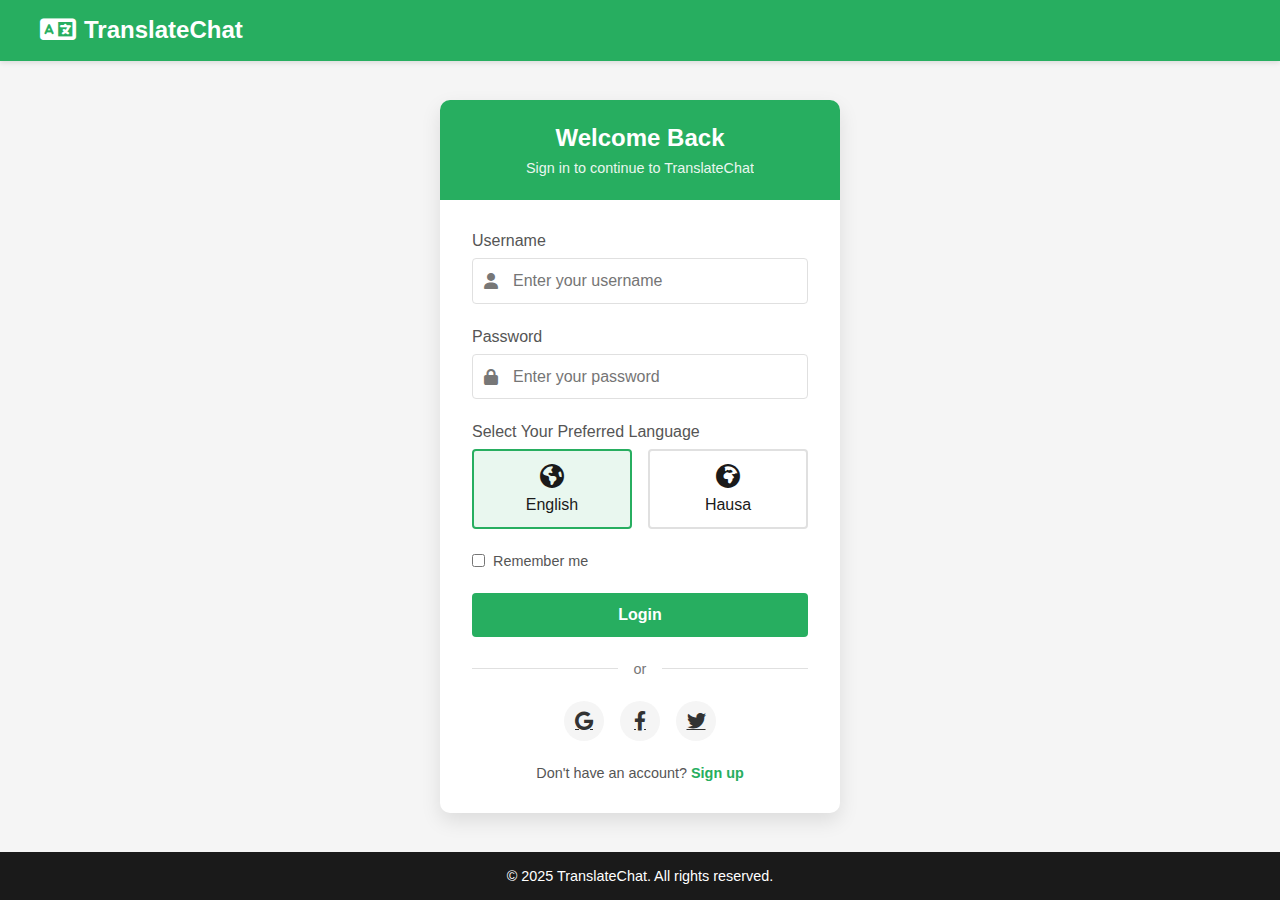
<file: login.html>
<!DOCTYPE html>
<html lang="en">
<head>
    <meta charset="UTF-8">
    <meta name="viewport" content="width=device-width, initial-scale=1.0">
    <title>TranslateChat - Login</title>
    <link rel="stylesheet" href="https://cdnjs.cloudflare.com/ajax/libs/font-awesome/6.0.0/css/all.min.css">
    <style>
        :root {
            --primary-green: #27ae60;
            --dark-green: #1e8449;
            --light-green: #2ecc71;
            --black: #1a1a1a;
            --white: #ffffff;
            --light-gray: #f5f5f5;
            --gray: #e0e0e0;
        }
        
        * {
            margin: 0;
            padding: 0;
            box-sizing: border-box;
            font-family: 'Segoe UI', Tahoma, Geneva, Verdana, sans-serif;
        }
        
        body {
            background-color: var(--light-gray);
            color: var(--black);
            height: 100vh;
            display: flex;
            flex-direction: column;
        }
        
        header {
            background-color: var(--primary-green);
            padding: 1rem;
            box-shadow: 0 2px 5px rgba(0,0,0,0.1);
        }
        
        nav {
            display: flex;
            justify-content: space-between;
            align-items: center;
            max-width: 1200px;
            margin: 0 auto;
        }
        
        .logo {
            color: var(--white);
            font-size: 1.5rem;
            font-weight: bold;
            display: flex;
            align-items: center;
            text-decoration: none;
        }
        
        .logo i {
            margin-right: 8px;
            font-size: 1.8rem;
        }
        
        .main-content {
            flex: 1;
            display: flex;
            justify-content: center;
            align-items: center;
            padding: 2rem;
        }
        
        .login-container {
            background-color: var(--white);
            border-radius: 10px;
            box-shadow: 0 8px 20px rgba(0,0,0,0.1);
            width: 100%;
            max-width: 400px;
            overflow: hidden;
            animation: fadeIn 0.8s ease;
        }
        
        @keyframes fadeIn {
            from { 
                opacity: 0;
                transform: translateY(20px);
            }
            to { 
                opacity: 1;
                transform: translateY(0);
            }
        }
        
        .login-header {
            background-color: var(--primary-green);
            color: var(--white);
            padding: 1.5rem;
            text-align: center;
        }
        
        .login-header h2 {
            margin-bottom: 0.5rem;
        }
        
        .login-header p {
            font-size: 0.9rem;
            opacity: 0.9;
        }
        
        .login-form {
            padding: 2rem;
        }
        
        .form-group {
            margin-bottom: 1.5rem;
            position: relative;
        }
        
        .form-group label {
            display: block;
            margin-bottom: 0.5rem;
            font-weight: 500;
            color: #555;
        }
        
        .input-with-icon {
            position: relative;
        }
        
        .input-with-icon i {
            position: absolute;
            left: 12px;
            top: 50%;
            transform: translateY(-50%);
            color: #777;
        }
        
        .form-control {
            width: 100%;
            padding: 0.8rem 1rem 0.8rem 2.5rem;
            border: 1px solid var(--gray);
            border-radius: 4px;
            font-size: 1rem;
            transition: all 0.3s ease;
        }
        
        .form-control:focus {
            border-color: var(--primary-green);
            box-shadow: 0 0 0 2px rgba(39, 174, 96, 0.2);
            outline: none;
        }
        
        .remember-me {
            display: flex;
            align-items: center;
            font-size: 0.9rem;
            color: #555;
            margin-bottom: 1.5rem;
        }
        
        .language-selector {
            margin-bottom: 1.5rem;
        }
        
        .language-selector label {
            display: block;
            margin-bottom: 0.5rem;
            font-weight: 500;
            color: #555;
        }
        
        .language-options {
            display: flex;
            gap: 1rem;
        }
        
        .language-option {
            flex: 1;
            text-align: center;
            padding: 0.8rem;
            border: 2px solid var(--gray);
            border-radius: 4px;
            cursor: pointer;
            transition: all 0.3s ease;
        }
        
        .language-option.active {
            border-color: var(--primary-green);
            background-color: rgba(39, 174, 96, 0.1);
        }
        
        .language-option i {
            font-size: 1.5rem;
            margin-bottom: 0.5rem;
            display: block;
        }
        
        .checkbox {
            margin-right: 0.5rem;
            cursor: pointer;
        }
        
        .btn {
            display: block;
            width: 100%;
            padding: 0.8rem;
            background-color: var(--primary-green);
            color: var(--white);
            border: none;
            border-radius: 4px;
            font-size: 1rem;
            font-weight: 600;
            cursor: pointer;
            transition: all 0.3s ease;
            text-align: center;
        }
        
        .btn:hover {
            background-color: var(--dark-green);
            transform: translateY(-2px);
            box-shadow: 0 4px 8px rgba(0,0,0,0.1);
        }
        
        .btn:active {
            transform: translateY(0);
        }
        
        .divider {
            display: flex;
            align-items: center;
            margin: 1.5rem 0;
            color: #777;
        }
        
        .divider::before, .divider::after {
            content: "";
            flex: 1;
            height: 1px;
            background-color: var(--gray);
        }
        
        .divider span {
            padding: 0 1rem;
            font-size: 0.9rem;
        }
        
        .social-login {
            display: flex;
            justify-content: center;
            gap: 1rem;
            margin-bottom: 1.5rem;
        }
        
        .social-btn {
            display: flex;
            align-items: center;
            justify-content: center;
            width: 40px;
            height: 40px;
            border-radius: 50%;
            background-color: #f5f5f5;
            color: #333;
            font-size: 1.2rem;
            transition: all 0.3s ease;
        }
        
        .social-btn:hover {
            transform: translateY(-3px);
            box-shadow: 0 4px 8px rgba(0,0,0,0.1);
        }
        
        .register-link {
            text-align: center;
            margin-top: 1.5rem;
            font-size: 0.9rem;
            color: #555;
        }
        
        .register-link a {
            color: var(--primary-green);
            text-decoration: none;
            font-weight: 600;
        }
        
        .register-link a:hover {
            text-decoration: underline;
        }
        
        footer {
            background-color: var(--black);
            color: var(--white);
            padding: 1rem;
            text-align: center;
            font-size: 0.9rem;
        }
        
        @media (max-width: 768px) {
            .main-content {
                padding: 1rem;
            }
        }
        
        @media (max-width: 480px) {
            .login-form {
                padding: 1.5rem 1rem;
            }
            
            .language-options {
                flex-direction: column;
                gap: 0.5rem;
            }
            
            .social-login {
                gap: 0.5rem;
            }
            
            .logo {
                font-size: 1.2rem;
            }
            
            .logo i {
                font-size: 1.5rem;
            }
        }
    </style>
</head>
<body>
    <header>
        <nav>
            <a href="index.html" class="logo">
                <i class="fas fa-language"></i>
                TranslateChat
            </a>
        </nav>
    </header>
    
    <div class="main-content">
        <div class="login-container">
            <div class="login-header">
                <h2>Welcome Back</h2>
                <p>Sign in to continue to TranslateChat</p>
            </div>
            
            <div class="login-form">
                <div class="form-group">
                    <label for="username">Username</label>
                    <div class="input-with-icon">
                        <i class="fas fa-user"></i>
                        <input type="text" class="form-control" id="username" placeholder="Enter your username">
                    </div>
                </div>
                
                <div class="form-group">
                    <label for="password">Password</label>
                    <div class="input-with-icon">
                        <i class="fas fa-lock"></i>
                        <input type="password" class="form-control" id="password" placeholder="Enter your password">
                    </div>
                </div>
                
                <div class="language-selector">
                    <label>Select Your Preferred Language</label>
                    <div class="language-options">
                        <div class="language-option active" id="english">
                            <i class="fas fa-globe-americas"></i>
                            <span>English</span>
                        </div>
                        <div class="language-option" id="hausa">
                            <i class="fas fa-globe-africa"></i>
                            <span>Hausa</span>
                        </div>
                    </div>
                </div>
                
                <div class="remember-me">
                    <input type="checkbox" id="remember" class="checkbox">
                    <label for="remember">Remember me</label>
                </div>
                
                <button type="submit" class="btn" id="login-btn">Login</button>
                
                <div class="divider">
                    <span>or</span>
                </div>
                
                <div class="social-login">
                    <a href="#" class="social-btn">
                        <i class="fab fa-google"></i>
                    </a>
                    <a href="#" class="social-btn">
                        <i class="fab fa-facebook-f"></i>
                    </a>
                    <a href="#" class="social-btn">
                        <i class="fab fa-twitter"></i>
                    </a>
                </div>
                
                <div class="register-link">
                    <p>Don't have an account? <a href="#">Sign up</a></p>
                </div>
            </div>
        </div>
    </div>
    
    <footer>
        &copy; 2025 TranslateChat. All rights reserved.
    </footer>
    
    <script>
        document.addEventListener('DOMContentLoaded', function() {
            // Language selector functionality
            const languageOptions = document.querySelectorAll('.language-option');
            
            languageOptions.forEach(option => {
                option.addEventListener('click', function() {
                    // Remove active class from all options
                    languageOptions.forEach(opt => opt.classList.remove('active'));
                    
                    // Add active class to clicked option
                    this.classList.add('active');
                });
            });
            
            // Login button effect
            const loginBtn = document.getElementById('login-btn');
            
            loginBtn.addEventListener('click', function(e) {
                e.preventDefault();
                
                // Get form values
                const username = document.getElementById('username').value.trim();
                const password = document.getElementById('password').value.trim();
                
                // Simple validation
                if (username === '' || password === '') {
                    alert('Please enter both username and password');
            
                }else if (username === 'bukar' && password === 'bukar123') {
                   // alert('Please enter both username and password');
                   window.location.href="chat.html";
                }else  if (username === 'basiru' && password === 'basiru123') {
                   // alert('Please enter both username and password');
                   window.location.href="chat.html";
                }else {
                    alert('invalid username or password')
                }
                
                // Button press animation
                this.style.transform = 'scale(0.95)';
                setTimeout(() => {
                    this.style.transform = 'scale(1)';
                    // Simulate login process
                    this.innerHTML = '<i class="fas fa-spinner fa-spin"></i> Logging in...';
                    
                    setTimeout(() => {
                        // Redirect to chat page (in a real app)
                        alert('invalid username or password');
                         window.location.href = 'login.html';
                    }, 1500);
                }, 150);
            });
        });
    </script>
</body>
</html>
</file>
